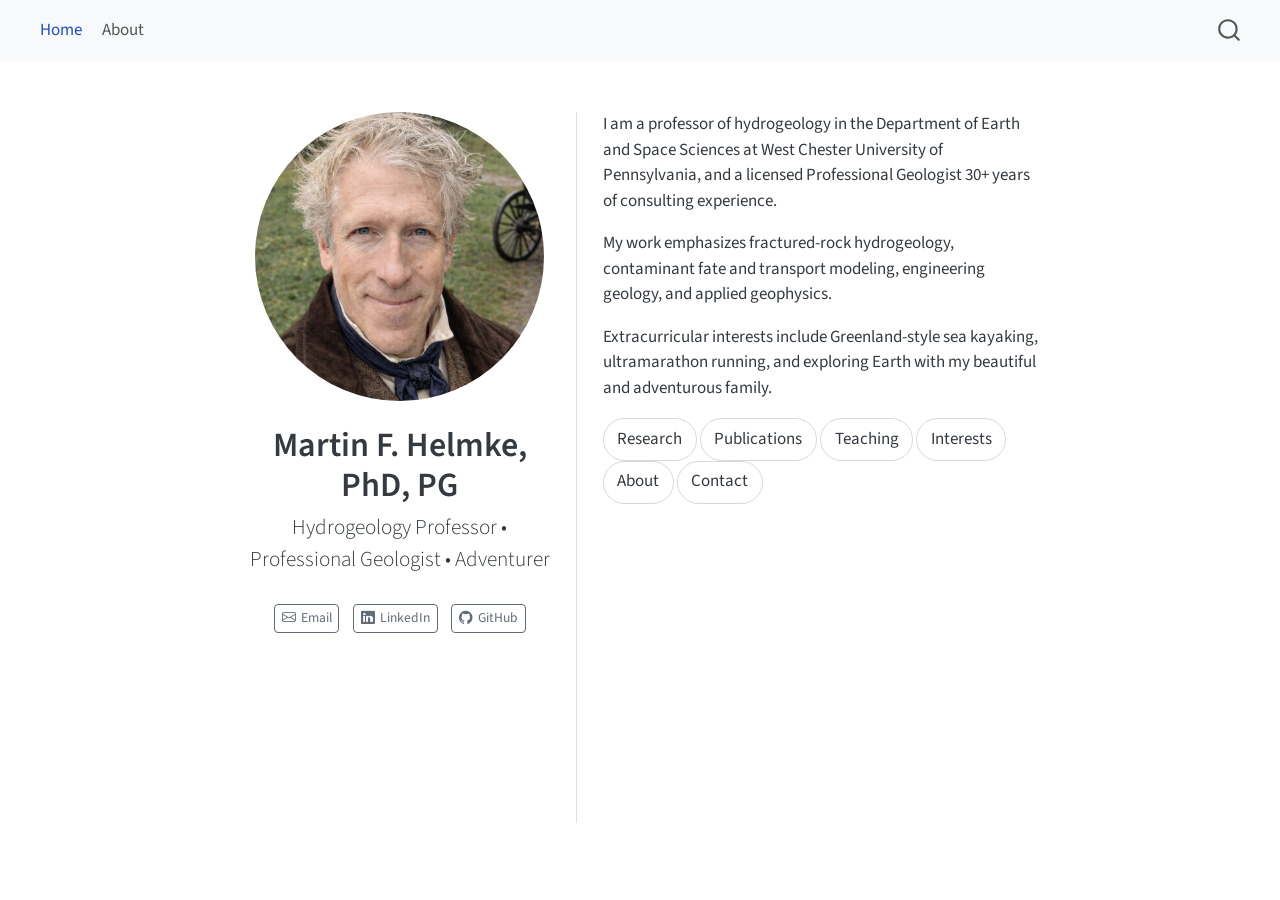
<file: docs/index.html>
<!DOCTYPE html>
<html xmlns="http://www.w3.org/1999/xhtml" lang="en" xml:lang="en"><head>

<meta charset="utf-8">
<meta name="generator" content="quarto-1.8.26">

<meta name="viewport" content="width=device-width, initial-scale=1.0, user-scalable=yes">


<title>Martin F. Helmke, PhD, PG</title>
<style>
code{white-space: pre-wrap;}
span.smallcaps{font-variant: small-caps;}
div.columns{display: flex; gap: min(4vw, 1.5em);}
div.column{flex: auto; overflow-x: auto;}
div.hanging-indent{margin-left: 1.5em; text-indent: -1.5em;}
ul.task-list{list-style: none;}
ul.task-list li input[type="checkbox"] {
  width: 0.8em;
  margin: 0 0.8em 0.2em -1em; /* quarto-specific, see https://github.com/quarto-dev/quarto-cli/issues/4556 */ 
  vertical-align: middle;
}
</style>


<script src="site_libs/quarto-nav/quarto-nav.js"></script>
<script src="site_libs/quarto-nav/headroom.min.js"></script>
<script src="site_libs/clipboard/clipboard.min.js"></script>
<script src="site_libs/quarto-search/autocomplete.umd.js"></script>
<script src="site_libs/quarto-search/fuse.min.js"></script>
<script src="site_libs/quarto-search/quarto-search.js"></script>
<meta name="quarto:offset" content="./">
<script src="site_libs/quarto-html/quarto.js" type="module"></script>
<script src="site_libs/quarto-html/tabsets/tabsets.js" type="module"></script>
<script src="site_libs/quarto-html/axe/axe-check.js" type="module"></script>
<script src="site_libs/quarto-html/popper.min.js"></script>
<script src="site_libs/quarto-html/tippy.umd.min.js"></script>
<link href="site_libs/quarto-html/tippy.css" rel="stylesheet">
<link href="site_libs/quarto-html/quarto-syntax-highlighting-587c61ba64f3a5504c4d52d930310e48.css" rel="stylesheet" id="quarto-text-highlighting-styles">
<script src="site_libs/bootstrap/bootstrap.min.js"></script>
<link href="site_libs/bootstrap/bootstrap-icons.css" rel="stylesheet">
<link href="site_libs/bootstrap/bootstrap-e31584831b205ffbb2d98406f31c2a5b.min.css" rel="stylesheet" append-hash="true" id="quarto-bootstrap" data-mode="light">
<script id="quarto-search-options" type="application/json">{
  "location": "navbar",
  "copy-button": false,
  "collapse-after": 3,
  "panel-placement": "end",
  "type": "overlay",
  "limit": 50,
  "keyboard-shortcut": [
    "f",
    "/",
    "s"
  ],
  "show-item-context": false,
  "language": {
    "search-no-results-text": "No results",
    "search-matching-documents-text": "matching documents",
    "search-copy-link-title": "Copy link to search",
    "search-hide-matches-text": "Hide additional matches",
    "search-more-match-text": "more match in this document",
    "search-more-matches-text": "more matches in this document",
    "search-clear-button-title": "Clear",
    "search-text-placeholder": "",
    "search-detached-cancel-button-title": "Cancel",
    "search-submit-button-title": "Submit",
    "search-label": "Search"
  }
}</script>


<link rel="stylesheet" href="styles.css">
</head>

<body class="nav-fixed fullcontent quarto-light">

<div id="quarto-search-results"></div>
  <header id="quarto-header" class="headroom fixed-top">
    <nav class="navbar navbar-expand-lg " data-bs-theme="dark">
      <div class="navbar-container container-fluid">
            <div id="quarto-search" class="" title="Search"></div>
          <button class="navbar-toggler" type="button" data-bs-toggle="collapse" data-bs-target="#navbarCollapse" aria-controls="navbarCollapse" role="menu" aria-expanded="false" aria-label="Toggle navigation" onclick="if (window.quartoToggleHeadroom) { window.quartoToggleHeadroom(); }">
  <span class="navbar-toggler-icon"></span>
</button>
          <div class="collapse navbar-collapse" id="navbarCollapse">
            <ul class="navbar-nav navbar-nav-scroll me-auto">
  <li class="nav-item">
    <a class="nav-link active" href="./index.html" aria-current="page"> 
<span class="menu-text">Home</span></a>
  </li>  
  <li class="nav-item">
    <a class="nav-link" href="./about.html"> 
<span class="menu-text">About</span></a>
  </li>  
</ul>
          </div> <!-- /navcollapse -->
            <div class="quarto-navbar-tools">
</div>
      </div> <!-- /container-fluid -->
    </nav>
</header>
<!-- content -->
<div id="quarto-content" class="quarto-container page-columns page-rows-contents page-layout-article page-navbar">
<!-- sidebar -->
<!-- margin-sidebar -->
    
<!-- main -->
<div class="quarto-about-trestles">
  <div class="about-entity">
    <img src="mfhelmke.jpg" class="about-image
  round " style="height: 17em; width: 17em;">
<header id="title-block-header" class="quarto-title-block default">
<div class="quarto-title">
<h1 class="title">Martin F. Helmke, PhD, PG</h1>
<p class="subtitle lead">Hydrogeology Professor • Professional Geologist • Adventurer</p>
</div>
<div class="quarto-title-meta">
  </div>
</header>
    <div class="about-links">
  <a href="mailto:mhelmke@wcupa.edu" class="about-link" rel="" target="">
    <i class="bi bi-envelope"></i>
     <span class="about-link-text">Email</span>
  </a>
  <a href="https://www.linkedin.com/in/martinhelmke/" class="about-link" rel="" target="">
    <i class="bi bi-linkedin"></i>
     <span class="about-link-text">LinkedIn</span>
  </a>
  <a href="https://github.com/mfhelmke" class="about-link" rel="" target="">
    <i class="bi bi-github"></i>
     <span class="about-link-text">GitHub</span>
  </a>
</div>
  </div>
  <div class="about-contents"><main class="content" id="quarto-document-content">
<p>I am a professor of hydrogeology in the Department of Earth and Space Sciences at West Chester University of Pennsylvania, and a licensed Professional Geologist 30+ years of consulting experience.</p>
<p>My work emphasizes fractured-rock hydrogeology, contaminant fate and transport modeling, engineering geology, and applied geophysics.</p>
<p>Extracurricular interests include Greenland-style sea kayaking, ultramarathon running, and exploring Earth with my beautiful and adventurous family.</p>
<div class="quicklinks">
<p><a class="btn" href="research.qmd">Research</a> <a class="btn" href="publications.qmd">Publications</a> <a class="btn" href="teaching.qmd">Teaching</a> <a class="btn" href="interests.qmd">Interests</a> <a class="btn" href="./about.html">About</a> <a class="btn" href="contact.qmd">Contact</a></p>
</div>


</main></div>
</div>
 <!-- /main -->
<script id="quarto-html-after-body" type="application/javascript">
  window.document.addEventListener("DOMContentLoaded", function (event) {
    const isCodeAnnotation = (el) => {
      for (const clz of el.classList) {
        if (clz.startsWith('code-annotation-')) {                     
          return true;
        }
      }
      return false;
    }
    const onCopySuccess = function(e) {
      // button target
      const button = e.trigger;
      // don't keep focus
      button.blur();
      // flash "checked"
      button.classList.add('code-copy-button-checked');
      var currentTitle = button.getAttribute("title");
      button.setAttribute("title", "Copied!");
      let tooltip;
      if (window.bootstrap) {
        button.setAttribute("data-bs-toggle", "tooltip");
        button.setAttribute("data-bs-placement", "left");
        button.setAttribute("data-bs-title", "Copied!");
        tooltip = new bootstrap.Tooltip(button, 
          { trigger: "manual", 
            customClass: "code-copy-button-tooltip",
            offset: [0, -8]});
        tooltip.show();    
      }
      setTimeout(function() {
        if (tooltip) {
          tooltip.hide();
          button.removeAttribute("data-bs-title");
          button.removeAttribute("data-bs-toggle");
          button.removeAttribute("data-bs-placement");
        }
        button.setAttribute("title", currentTitle);
        button.classList.remove('code-copy-button-checked');
      }, 1000);
      // clear code selection
      e.clearSelection();
    }
    const getTextToCopy = function(trigger) {
      const outerScaffold = trigger.parentElement.cloneNode(true);
      const codeEl = outerScaffold.querySelector('code');
      for (const childEl of codeEl.children) {
        if (isCodeAnnotation(childEl)) {
          childEl.remove();
        }
      }
      return codeEl.innerText;
    }
    const clipboard = new window.ClipboardJS('.code-copy-button:not([data-in-quarto-modal])', {
      text: getTextToCopy
    });
    clipboard.on('success', onCopySuccess);
    if (window.document.getElementById('quarto-embedded-source-code-modal')) {
      const clipboardModal = new window.ClipboardJS('.code-copy-button[data-in-quarto-modal]', {
        text: getTextToCopy,
        container: window.document.getElementById('quarto-embedded-source-code-modal')
      });
      clipboardModal.on('success', onCopySuccess);
    }
      var localhostRegex = new RegExp(/^(?:http|https):\/\/localhost\:?[0-9]*\//);
      var mailtoRegex = new RegExp(/^mailto:/);
        var filterRegex = new RegExp('/' + window.location.host + '/');
      var isInternal = (href) => {
          return filterRegex.test(href) || localhostRegex.test(href) || mailtoRegex.test(href);
      }
      // Inspect non-navigation links and adorn them if external
     var links = window.document.querySelectorAll('a[href]:not(.nav-link):not(.navbar-brand):not(.toc-action):not(.sidebar-link):not(.sidebar-item-toggle):not(.pagination-link):not(.no-external):not([aria-hidden]):not(.dropdown-item):not(.quarto-navigation-tool):not(.about-link)');
      for (var i=0; i<links.length; i++) {
        const link = links[i];
        if (!isInternal(link.href)) {
          // undo the damage that might have been done by quarto-nav.js in the case of
          // links that we want to consider external
          if (link.dataset.originalHref !== undefined) {
            link.href = link.dataset.originalHref;
          }
        }
      }
    function tippyHover(el, contentFn, onTriggerFn, onUntriggerFn) {
      const config = {
        allowHTML: true,
        maxWidth: 500,
        delay: 100,
        arrow: false,
        appendTo: function(el) {
            return el.parentElement;
        },
        interactive: true,
        interactiveBorder: 10,
        theme: 'quarto',
        placement: 'bottom-start',
      };
      if (contentFn) {
        config.content = contentFn;
      }
      if (onTriggerFn) {
        config.onTrigger = onTriggerFn;
      }
      if (onUntriggerFn) {
        config.onUntrigger = onUntriggerFn;
      }
      window.tippy(el, config); 
    }
    const noterefs = window.document.querySelectorAll('a[role="doc-noteref"]');
    for (var i=0; i<noterefs.length; i++) {
      const ref = noterefs[i];
      tippyHover(ref, function() {
        // use id or data attribute instead here
        let href = ref.getAttribute('data-footnote-href') || ref.getAttribute('href');
        try { href = new URL(href).hash; } catch {}
        const id = href.replace(/^#\/?/, "");
        const note = window.document.getElementById(id);
        if (note) {
          return note.innerHTML;
        } else {
          return "";
        }
      });
    }
    const xrefs = window.document.querySelectorAll('a.quarto-xref');
    const processXRef = (id, note) => {
      // Strip column container classes
      const stripColumnClz = (el) => {
        el.classList.remove("page-full", "page-columns");
        if (el.children) {
          for (const child of el.children) {
            stripColumnClz(child);
          }
        }
      }
      stripColumnClz(note)
      if (id === null || id.startsWith('sec-')) {
        // Special case sections, only their first couple elements
        const container = document.createElement("div");
        if (note.children && note.children.length > 2) {
          container.appendChild(note.children[0].cloneNode(true));
          for (let i = 1; i < note.children.length; i++) {
            const child = note.children[i];
            if (child.tagName === "P" && child.innerText === "") {
              continue;
            } else {
              container.appendChild(child.cloneNode(true));
              break;
            }
          }
          if (window.Quarto?.typesetMath) {
            window.Quarto.typesetMath(container);
          }
          return container.innerHTML
        } else {
          if (window.Quarto?.typesetMath) {
            window.Quarto.typesetMath(note);
          }
          return note.innerHTML;
        }
      } else {
        // Remove any anchor links if they are present
        const anchorLink = note.querySelector('a.anchorjs-link');
        if (anchorLink) {
          anchorLink.remove();
        }
        if (window.Quarto?.typesetMath) {
          window.Quarto.typesetMath(note);
        }
        if (note.classList.contains("callout")) {
          return note.outerHTML;
        } else {
          return note.innerHTML;
        }
      }
    }
    for (var i=0; i<xrefs.length; i++) {
      const xref = xrefs[i];
      tippyHover(xref, undefined, function(instance) {
        instance.disable();
        let url = xref.getAttribute('href');
        let hash = undefined; 
        if (url.startsWith('#')) {
          hash = url;
        } else {
          try { hash = new URL(url).hash; } catch {}
        }
        if (hash) {
          const id = hash.replace(/^#\/?/, "");
          const note = window.document.getElementById(id);
          if (note !== null) {
            try {
              const html = processXRef(id, note.cloneNode(true));
              instance.setContent(html);
            } finally {
              instance.enable();
              instance.show();
            }
          } else {
            // See if we can fetch this
            fetch(url.split('#')[0])
            .then(res => res.text())
            .then(html => {
              const parser = new DOMParser();
              const htmlDoc = parser.parseFromString(html, "text/html");
              const note = htmlDoc.getElementById(id);
              if (note !== null) {
                const html = processXRef(id, note);
                instance.setContent(html);
              } 
            }).finally(() => {
              instance.enable();
              instance.show();
            });
          }
        } else {
          // See if we can fetch a full url (with no hash to target)
          // This is a special case and we should probably do some content thinning / targeting
          fetch(url)
          .then(res => res.text())
          .then(html => {
            const parser = new DOMParser();
            const htmlDoc = parser.parseFromString(html, "text/html");
            const note = htmlDoc.querySelector('main.content');
            if (note !== null) {
              // This should only happen for chapter cross references
              // (since there is no id in the URL)
              // remove the first header
              if (note.children.length > 0 && note.children[0].tagName === "HEADER") {
                note.children[0].remove();
              }
              const html = processXRef(null, note);
              instance.setContent(html);
            } 
          }).finally(() => {
            instance.enable();
            instance.show();
          });
        }
      }, function(instance) {
      });
    }
        let selectedAnnoteEl;
        const selectorForAnnotation = ( cell, annotation) => {
          let cellAttr = 'data-code-cell="' + cell + '"';
          let lineAttr = 'data-code-annotation="' +  annotation + '"';
          const selector = 'span[' + cellAttr + '][' + lineAttr + ']';
          return selector;
        }
        const selectCodeLines = (annoteEl) => {
          const doc = window.document;
          const targetCell = annoteEl.getAttribute("data-target-cell");
          const targetAnnotation = annoteEl.getAttribute("data-target-annotation");
          const annoteSpan = window.document.querySelector(selectorForAnnotation(targetCell, targetAnnotation));
          const lines = annoteSpan.getAttribute("data-code-lines").split(",");
          const lineIds = lines.map((line) => {
            return targetCell + "-" + line;
          })
          let top = null;
          let height = null;
          let parent = null;
          if (lineIds.length > 0) {
              //compute the position of the single el (top and bottom and make a div)
              const el = window.document.getElementById(lineIds[0]);
              top = el.offsetTop;
              height = el.offsetHeight;
              parent = el.parentElement.parentElement;
            if (lineIds.length > 1) {
              const lastEl = window.document.getElementById(lineIds[lineIds.length - 1]);
              const bottom = lastEl.offsetTop + lastEl.offsetHeight;
              height = bottom - top;
            }
            if (top !== null && height !== null && parent !== null) {
              // cook up a div (if necessary) and position it 
              let div = window.document.getElementById("code-annotation-line-highlight");
              if (div === null) {
                div = window.document.createElement("div");
                div.setAttribute("id", "code-annotation-line-highlight");
                div.style.position = 'absolute';
                parent.appendChild(div);
              }
              div.style.top = top - 2 + "px";
              div.style.height = height + 4 + "px";
              div.style.left = 0;
              let gutterDiv = window.document.getElementById("code-annotation-line-highlight-gutter");
              if (gutterDiv === null) {
                gutterDiv = window.document.createElement("div");
                gutterDiv.setAttribute("id", "code-annotation-line-highlight-gutter");
                gutterDiv.style.position = 'absolute';
                const codeCell = window.document.getElementById(targetCell);
                const gutter = codeCell.querySelector('.code-annotation-gutter');
                gutter.appendChild(gutterDiv);
              }
              gutterDiv.style.top = top - 2 + "px";
              gutterDiv.style.height = height + 4 + "px";
            }
            selectedAnnoteEl = annoteEl;
          }
        };
        const unselectCodeLines = () => {
          const elementsIds = ["code-annotation-line-highlight", "code-annotation-line-highlight-gutter"];
          elementsIds.forEach((elId) => {
            const div = window.document.getElementById(elId);
            if (div) {
              div.remove();
            }
          });
          selectedAnnoteEl = undefined;
        };
          // Handle positioning of the toggle
      window.addEventListener(
        "resize",
        throttle(() => {
          elRect = undefined;
          if (selectedAnnoteEl) {
            selectCodeLines(selectedAnnoteEl);
          }
        }, 10)
      );
      function throttle(fn, ms) {
      let throttle = false;
      let timer;
        return (...args) => {
          if(!throttle) { // first call gets through
              fn.apply(this, args);
              throttle = true;
          } else { // all the others get throttled
              if(timer) clearTimeout(timer); // cancel #2
              timer = setTimeout(() => {
                fn.apply(this, args);
                timer = throttle = false;
              }, ms);
          }
        };
      }
        // Attach click handler to the DT
        const annoteDls = window.document.querySelectorAll('dt[data-target-cell]');
        for (const annoteDlNode of annoteDls) {
          annoteDlNode.addEventListener('click', (event) => {
            const clickedEl = event.target;
            if (clickedEl !== selectedAnnoteEl) {
              unselectCodeLines();
              const activeEl = window.document.querySelector('dt[data-target-cell].code-annotation-active');
              if (activeEl) {
                activeEl.classList.remove('code-annotation-active');
              }
              selectCodeLines(clickedEl);
              clickedEl.classList.add('code-annotation-active');
            } else {
              // Unselect the line
              unselectCodeLines();
              clickedEl.classList.remove('code-annotation-active');
            }
          });
        }
    const findCites = (el) => {
      const parentEl = el.parentElement;
      if (parentEl) {
        const cites = parentEl.dataset.cites;
        if (cites) {
          return {
            el,
            cites: cites.split(' ')
          };
        } else {
          return findCites(el.parentElement)
        }
      } else {
        return undefined;
      }
    };
    var bibliorefs = window.document.querySelectorAll('a[role="doc-biblioref"]');
    for (var i=0; i<bibliorefs.length; i++) {
      const ref = bibliorefs[i];
      const citeInfo = findCites(ref);
      if (citeInfo) {
        tippyHover(citeInfo.el, function() {
          var popup = window.document.createElement('div');
          citeInfo.cites.forEach(function(cite) {
            var citeDiv = window.document.createElement('div');
            citeDiv.classList.add('hanging-indent');
            citeDiv.classList.add('csl-entry');
            var biblioDiv = window.document.getElementById('ref-' + cite);
            if (biblioDiv) {
              citeDiv.innerHTML = biblioDiv.innerHTML;
            }
            popup.appendChild(citeDiv);
          });
          return popup.innerHTML;
        });
      }
    }
  });
  </script>
</div> <!-- /content -->




</body></html>
</file>
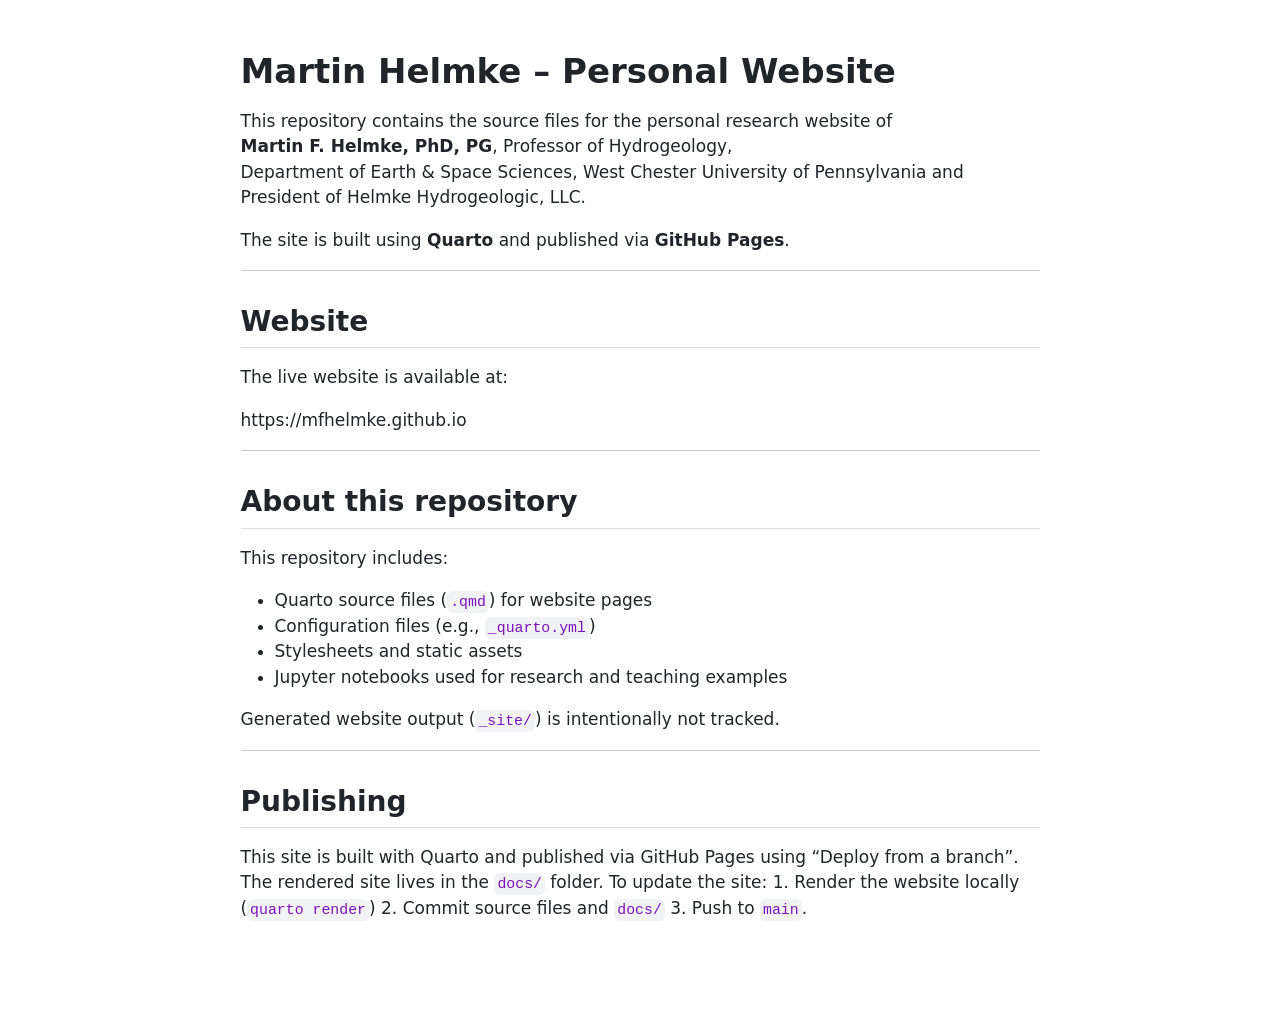
<file: README.html>
<!DOCTYPE html>
<html xmlns="http://www.w3.org/1999/xhtml" lang="en" xml:lang="en"><head>

<meta charset="utf-8">
<meta name="generator" content="quarto-1.8.26">

<meta name="viewport" content="width=device-width, initial-scale=1.0, user-scalable=yes">


<title>readme</title>
<style>
code{white-space: pre-wrap;}
span.smallcaps{font-variant: small-caps;}
div.columns{display: flex; gap: min(4vw, 1.5em);}
div.column{flex: auto; overflow-x: auto;}
div.hanging-indent{margin-left: 1.5em; text-indent: -1.5em;}
ul.task-list{list-style: none;}
ul.task-list li input[type="checkbox"] {
  width: 0.8em;
  margin: 0 0.8em 0.2em -1em; /* quarto-specific, see https://github.com/quarto-dev/quarto-cli/issues/4556 */ 
  vertical-align: middle;
}
</style>


<script src="README_files/libs/clipboard/clipboard.min.js"></script>
<script src="README_files/libs/quarto-html/quarto.js" type="module"></script>
<script src="README_files/libs/quarto-html/tabsets/tabsets.js" type="module"></script>
<script src="README_files/libs/quarto-html/axe/axe-check.js" type="module"></script>
<script src="README_files/libs/quarto-html/popper.min.js"></script>
<script src="README_files/libs/quarto-html/tippy.umd.min.js"></script>
<script src="README_files/libs/quarto-html/anchor.min.js"></script>
<link href="README_files/libs/quarto-html/tippy.css" rel="stylesheet">
<link href="README_files/libs/quarto-html/quarto-syntax-highlighting-587c61ba64f3a5504c4d52d930310e48.css" rel="stylesheet" id="quarto-text-highlighting-styles">
<script src="README_files/libs/bootstrap/bootstrap.min.js"></script>
<link href="README_files/libs/bootstrap/bootstrap-icons.css" rel="stylesheet">
<link href="README_files/libs/bootstrap/bootstrap-9e3ffae467580fdb927a41352e75a2e0.min.css" rel="stylesheet" append-hash="true" id="quarto-bootstrap" data-mode="light">


</head>

<body class="fullcontent quarto-light">

<div id="quarto-content" class="page-columns page-rows-contents page-layout-article">

<main class="content" id="quarto-document-content">




<section id="martin-helmke-personal-website" class="level1">
<h1>Martin Helmke – Personal Website</h1>
<p>This repository contains the source files for the personal research website of<br>
<strong>Martin F. Helmke, PhD, PG</strong>, Professor of Hydrogeology,<br>
Department of Earth &amp; Space Sciences, West Chester University of Pennsylvania and President of Helmke Hydrogeologic, LLC.</p>
<p>The site is built using <strong>Quarto</strong> and published via <strong>GitHub Pages</strong>.</p>
<hr>
<section id="website" class="level2">
<h2 class="anchored" data-anchor-id="website">Website</h2>
<p>The live website is available at:</p>
<p>https://mfhelmke.github.io</p>
<hr>
</section>
<section id="about-this-repository" class="level2">
<h2 class="anchored" data-anchor-id="about-this-repository">About this repository</h2>
<p>This repository includes:</p>
<ul>
<li>Quarto source files (<code>.qmd</code>) for website pages<br>
</li>
<li>Configuration files (e.g., <code>_quarto.yml</code>)<br>
</li>
<li>Stylesheets and static assets<br>
</li>
<li>Jupyter notebooks used for research and teaching examples</li>
</ul>
<p>Generated website output (<code>_site/</code>) is intentionally not tracked.</p>
<hr>
</section>
<section id="publishing" class="level2">
<h2 class="anchored" data-anchor-id="publishing">Publishing</h2>
<p>This site is built with Quarto and published via GitHub Pages using “Deploy from a branch”. The rendered site lives in the <code>docs/</code> folder. To update the site: 1. Render the website locally (<code>quarto render</code>) 2. Commit source files and <code>docs/</code> 3. Push to <code>main</code>.</p>
</section>
</section>

</main>
<!-- /main column -->
<script id="quarto-html-after-body" type="application/javascript">
  window.document.addEventListener("DOMContentLoaded", function (event) {
    const icon = "";
    const anchorJS = new window.AnchorJS();
    anchorJS.options = {
      placement: 'right',
      icon: icon
    };
    anchorJS.add('.anchored');
    const isCodeAnnotation = (el) => {
      for (const clz of el.classList) {
        if (clz.startsWith('code-annotation-')) {                     
          return true;
        }
      }
      return false;
    }
    const onCopySuccess = function(e) {
      // button target
      const button = e.trigger;
      // don't keep focus
      button.blur();
      // flash "checked"
      button.classList.add('code-copy-button-checked');
      var currentTitle = button.getAttribute("title");
      button.setAttribute("title", "Copied!");
      let tooltip;
      if (window.bootstrap) {
        button.setAttribute("data-bs-toggle", "tooltip");
        button.setAttribute("data-bs-placement", "left");
        button.setAttribute("data-bs-title", "Copied!");
        tooltip = new bootstrap.Tooltip(button, 
          { trigger: "manual", 
            customClass: "code-copy-button-tooltip",
            offset: [0, -8]});
        tooltip.show();    
      }
      setTimeout(function() {
        if (tooltip) {
          tooltip.hide();
          button.removeAttribute("data-bs-title");
          button.removeAttribute("data-bs-toggle");
          button.removeAttribute("data-bs-placement");
        }
        button.setAttribute("title", currentTitle);
        button.classList.remove('code-copy-button-checked');
      }, 1000);
      // clear code selection
      e.clearSelection();
    }
    const getTextToCopy = function(trigger) {
      const outerScaffold = trigger.parentElement.cloneNode(true);
      const codeEl = outerScaffold.querySelector('code');
      for (const childEl of codeEl.children) {
        if (isCodeAnnotation(childEl)) {
          childEl.remove();
        }
      }
      return codeEl.innerText;
    }
    const clipboard = new window.ClipboardJS('.code-copy-button:not([data-in-quarto-modal])', {
      text: getTextToCopy
    });
    clipboard.on('success', onCopySuccess);
    if (window.document.getElementById('quarto-embedded-source-code-modal')) {
      const clipboardModal = new window.ClipboardJS('.code-copy-button[data-in-quarto-modal]', {
        text: getTextToCopy,
        container: window.document.getElementById('quarto-embedded-source-code-modal')
      });
      clipboardModal.on('success', onCopySuccess);
    }
      var localhostRegex = new RegExp(/^(?:http|https):\/\/localhost\:?[0-9]*\//);
      var mailtoRegex = new RegExp(/^mailto:/);
        var filterRegex = new RegExp('/' + window.location.host + '/');
      var isInternal = (href) => {
          return filterRegex.test(href) || localhostRegex.test(href) || mailtoRegex.test(href);
      }
      // Inspect non-navigation links and adorn them if external
     var links = window.document.querySelectorAll('a[href]:not(.nav-link):not(.navbar-brand):not(.toc-action):not(.sidebar-link):not(.sidebar-item-toggle):not(.pagination-link):not(.no-external):not([aria-hidden]):not(.dropdown-item):not(.quarto-navigation-tool):not(.about-link)');
      for (var i=0; i<links.length; i++) {
        const link = links[i];
        if (!isInternal(link.href)) {
          // undo the damage that might have been done by quarto-nav.js in the case of
          // links that we want to consider external
          if (link.dataset.originalHref !== undefined) {
            link.href = link.dataset.originalHref;
          }
        }
      }
    function tippyHover(el, contentFn, onTriggerFn, onUntriggerFn) {
      const config = {
        allowHTML: true,
        maxWidth: 500,
        delay: 100,
        arrow: false,
        appendTo: function(el) {
            return el.parentElement;
        },
        interactive: true,
        interactiveBorder: 10,
        theme: 'quarto',
        placement: 'bottom-start',
      };
      if (contentFn) {
        config.content = contentFn;
      }
      if (onTriggerFn) {
        config.onTrigger = onTriggerFn;
      }
      if (onUntriggerFn) {
        config.onUntrigger = onUntriggerFn;
      }
      window.tippy(el, config); 
    }
    const noterefs = window.document.querySelectorAll('a[role="doc-noteref"]');
    for (var i=0; i<noterefs.length; i++) {
      const ref = noterefs[i];
      tippyHover(ref, function() {
        // use id or data attribute instead here
        let href = ref.getAttribute('data-footnote-href') || ref.getAttribute('href');
        try { href = new URL(href).hash; } catch {}
        const id = href.replace(/^#\/?/, "");
        const note = window.document.getElementById(id);
        if (note) {
          return note.innerHTML;
        } else {
          return "";
        }
      });
    }
    const xrefs = window.document.querySelectorAll('a.quarto-xref');
    const processXRef = (id, note) => {
      // Strip column container classes
      const stripColumnClz = (el) => {
        el.classList.remove("page-full", "page-columns");
        if (el.children) {
          for (const child of el.children) {
            stripColumnClz(child);
          }
        }
      }
      stripColumnClz(note)
      if (id === null || id.startsWith('sec-')) {
        // Special case sections, only their first couple elements
        const container = document.createElement("div");
        if (note.children && note.children.length > 2) {
          container.appendChild(note.children[0].cloneNode(true));
          for (let i = 1; i < note.children.length; i++) {
            const child = note.children[i];
            if (child.tagName === "P" && child.innerText === "") {
              continue;
            } else {
              container.appendChild(child.cloneNode(true));
              break;
            }
          }
          if (window.Quarto?.typesetMath) {
            window.Quarto.typesetMath(container);
          }
          return container.innerHTML
        } else {
          if (window.Quarto?.typesetMath) {
            window.Quarto.typesetMath(note);
          }
          return note.innerHTML;
        }
      } else {
        // Remove any anchor links if they are present
        const anchorLink = note.querySelector('a.anchorjs-link');
        if (anchorLink) {
          anchorLink.remove();
        }
        if (window.Quarto?.typesetMath) {
          window.Quarto.typesetMath(note);
        }
        if (note.classList.contains("callout")) {
          return note.outerHTML;
        } else {
          return note.innerHTML;
        }
      }
    }
    for (var i=0; i<xrefs.length; i++) {
      const xref = xrefs[i];
      tippyHover(xref, undefined, function(instance) {
        instance.disable();
        let url = xref.getAttribute('href');
        let hash = undefined; 
        if (url.startsWith('#')) {
          hash = url;
        } else {
          try { hash = new URL(url).hash; } catch {}
        }
        if (hash) {
          const id = hash.replace(/^#\/?/, "");
          const note = window.document.getElementById(id);
          if (note !== null) {
            try {
              const html = processXRef(id, note.cloneNode(true));
              instance.setContent(html);
            } finally {
              instance.enable();
              instance.show();
            }
          } else {
            // See if we can fetch this
            fetch(url.split('#')[0])
            .then(res => res.text())
            .then(html => {
              const parser = new DOMParser();
              const htmlDoc = parser.parseFromString(html, "text/html");
              const note = htmlDoc.getElementById(id);
              if (note !== null) {
                const html = processXRef(id, note);
                instance.setContent(html);
              } 
            }).finally(() => {
              instance.enable();
              instance.show();
            });
          }
        } else {
          // See if we can fetch a full url (with no hash to target)
          // This is a special case and we should probably do some content thinning / targeting
          fetch(url)
          .then(res => res.text())
          .then(html => {
            const parser = new DOMParser();
            const htmlDoc = parser.parseFromString(html, "text/html");
            const note = htmlDoc.querySelector('main.content');
            if (note !== null) {
              // This should only happen for chapter cross references
              // (since there is no id in the URL)
              // remove the first header
              if (note.children.length > 0 && note.children[0].tagName === "HEADER") {
                note.children[0].remove();
              }
              const html = processXRef(null, note);
              instance.setContent(html);
            } 
          }).finally(() => {
            instance.enable();
            instance.show();
          });
        }
      }, function(instance) {
      });
    }
        let selectedAnnoteEl;
        const selectorForAnnotation = ( cell, annotation) => {
          let cellAttr = 'data-code-cell="' + cell + '"';
          let lineAttr = 'data-code-annotation="' +  annotation + '"';
          const selector = 'span[' + cellAttr + '][' + lineAttr + ']';
          return selector;
        }
        const selectCodeLines = (annoteEl) => {
          const doc = window.document;
          const targetCell = annoteEl.getAttribute("data-target-cell");
          const targetAnnotation = annoteEl.getAttribute("data-target-annotation");
          const annoteSpan = window.document.querySelector(selectorForAnnotation(targetCell, targetAnnotation));
          const lines = annoteSpan.getAttribute("data-code-lines").split(",");
          const lineIds = lines.map((line) => {
            return targetCell + "-" + line;
          })
          let top = null;
          let height = null;
          let parent = null;
          if (lineIds.length > 0) {
              //compute the position of the single el (top and bottom and make a div)
              const el = window.document.getElementById(lineIds[0]);
              top = el.offsetTop;
              height = el.offsetHeight;
              parent = el.parentElement.parentElement;
            if (lineIds.length > 1) {
              const lastEl = window.document.getElementById(lineIds[lineIds.length - 1]);
              const bottom = lastEl.offsetTop + lastEl.offsetHeight;
              height = bottom - top;
            }
            if (top !== null && height !== null && parent !== null) {
              // cook up a div (if necessary) and position it 
              let div = window.document.getElementById("code-annotation-line-highlight");
              if (div === null) {
                div = window.document.createElement("div");
                div.setAttribute("id", "code-annotation-line-highlight");
                div.style.position = 'absolute';
                parent.appendChild(div);
              }
              div.style.top = top - 2 + "px";
              div.style.height = height + 4 + "px";
              div.style.left = 0;
              let gutterDiv = window.document.getElementById("code-annotation-line-highlight-gutter");
              if (gutterDiv === null) {
                gutterDiv = window.document.createElement("div");
                gutterDiv.setAttribute("id", "code-annotation-line-highlight-gutter");
                gutterDiv.style.position = 'absolute';
                const codeCell = window.document.getElementById(targetCell);
                const gutter = codeCell.querySelector('.code-annotation-gutter');
                gutter.appendChild(gutterDiv);
              }
              gutterDiv.style.top = top - 2 + "px";
              gutterDiv.style.height = height + 4 + "px";
            }
            selectedAnnoteEl = annoteEl;
          }
        };
        const unselectCodeLines = () => {
          const elementsIds = ["code-annotation-line-highlight", "code-annotation-line-highlight-gutter"];
          elementsIds.forEach((elId) => {
            const div = window.document.getElementById(elId);
            if (div) {
              div.remove();
            }
          });
          selectedAnnoteEl = undefined;
        };
          // Handle positioning of the toggle
      window.addEventListener(
        "resize",
        throttle(() => {
          elRect = undefined;
          if (selectedAnnoteEl) {
            selectCodeLines(selectedAnnoteEl);
          }
        }, 10)
      );
      function throttle(fn, ms) {
      let throttle = false;
      let timer;
        return (...args) => {
          if(!throttle) { // first call gets through
              fn.apply(this, args);
              throttle = true;
          } else { // all the others get throttled
              if(timer) clearTimeout(timer); // cancel #2
              timer = setTimeout(() => {
                fn.apply(this, args);
                timer = throttle = false;
              }, ms);
          }
        };
      }
        // Attach click handler to the DT
        const annoteDls = window.document.querySelectorAll('dt[data-target-cell]');
        for (const annoteDlNode of annoteDls) {
          annoteDlNode.addEventListener('click', (event) => {
            const clickedEl = event.target;
            if (clickedEl !== selectedAnnoteEl) {
              unselectCodeLines();
              const activeEl = window.document.querySelector('dt[data-target-cell].code-annotation-active');
              if (activeEl) {
                activeEl.classList.remove('code-annotation-active');
              }
              selectCodeLines(clickedEl);
              clickedEl.classList.add('code-annotation-active');
            } else {
              // Unselect the line
              unselectCodeLines();
              clickedEl.classList.remove('code-annotation-active');
            }
          });
        }
    const findCites = (el) => {
      const parentEl = el.parentElement;
      if (parentEl) {
        const cites = parentEl.dataset.cites;
        if (cites) {
          return {
            el,
            cites: cites.split(' ')
          };
        } else {
          return findCites(el.parentElement)
        }
      } else {
        return undefined;
      }
    };
    var bibliorefs = window.document.querySelectorAll('a[role="doc-biblioref"]');
    for (var i=0; i<bibliorefs.length; i++) {
      const ref = bibliorefs[i];
      const citeInfo = findCites(ref);
      if (citeInfo) {
        tippyHover(citeInfo.el, function() {
          var popup = window.document.createElement('div');
          citeInfo.cites.forEach(function(cite) {
            var citeDiv = window.document.createElement('div');
            citeDiv.classList.add('hanging-indent');
            citeDiv.classList.add('csl-entry');
            var biblioDiv = window.document.getElementById('ref-' + cite);
            if (biblioDiv) {
              citeDiv.innerHTML = biblioDiv.innerHTML;
            }
            popup.appendChild(citeDiv);
          });
          return popup.innerHTML;
        });
      }
    }
  });
  </script>
</div> <!-- /content -->




</body></html>
</file>
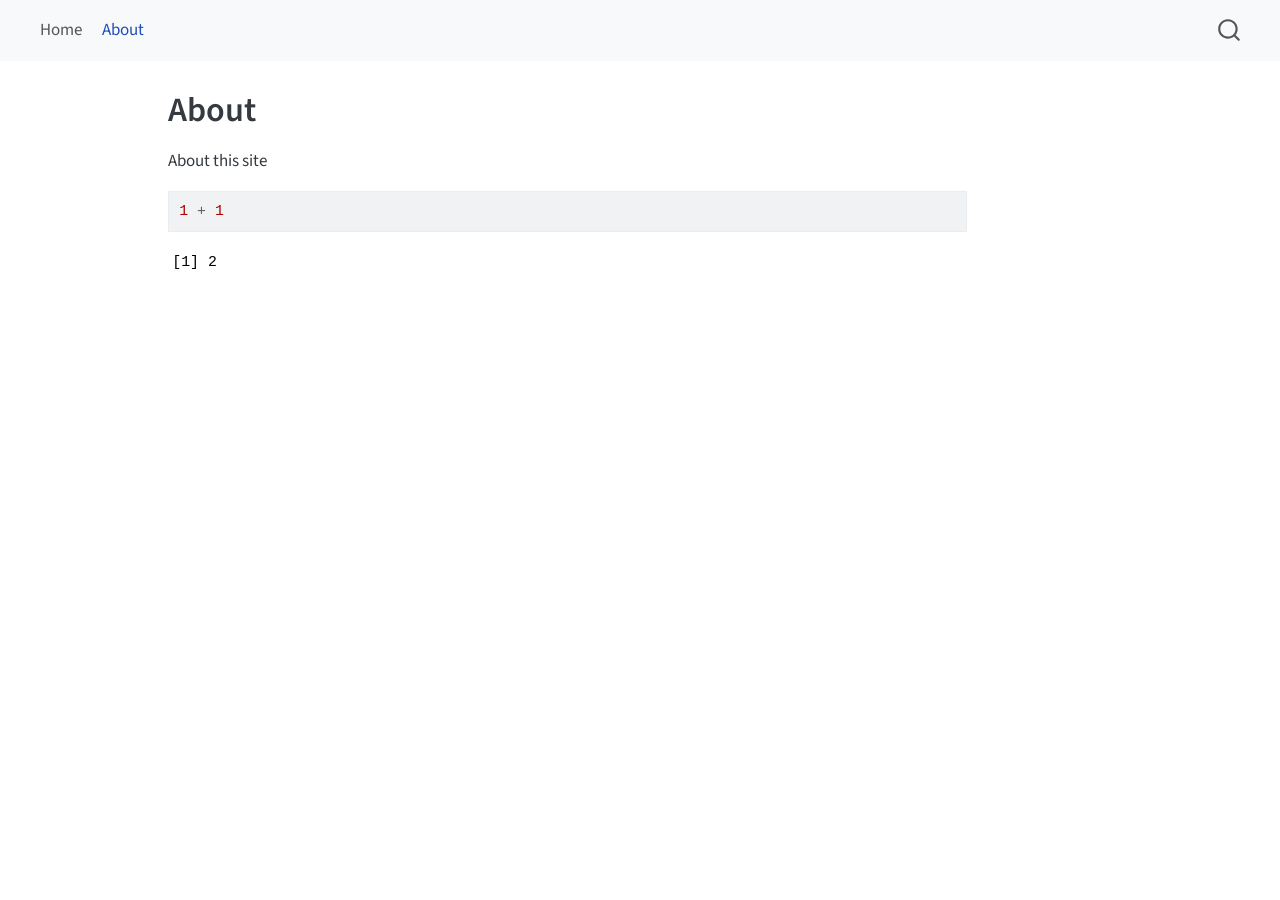
<file: docs/about.html>
<!DOCTYPE html>
<html xmlns="http://www.w3.org/1999/xhtml" lang="en" xml:lang="en"><head>

<meta charset="utf-8">
<meta name="generator" content="quarto-1.8.26">

<meta name="viewport" content="width=device-width, initial-scale=1.0, user-scalable=yes">


<title>About</title>
<style>
code{white-space: pre-wrap;}
span.smallcaps{font-variant: small-caps;}
div.columns{display: flex; gap: min(4vw, 1.5em);}
div.column{flex: auto; overflow-x: auto;}
div.hanging-indent{margin-left: 1.5em; text-indent: -1.5em;}
ul.task-list{list-style: none;}
ul.task-list li input[type="checkbox"] {
  width: 0.8em;
  margin: 0 0.8em 0.2em -1em; /* quarto-specific, see https://github.com/quarto-dev/quarto-cli/issues/4556 */ 
  vertical-align: middle;
}
/* CSS for syntax highlighting */
html { -webkit-text-size-adjust: 100%; }
pre > code.sourceCode { white-space: pre; position: relative; }
pre > code.sourceCode > span { display: inline-block; line-height: 1.25; }
pre > code.sourceCode > span:empty { height: 1.2em; }
.sourceCode { overflow: visible; }
code.sourceCode > span { color: inherit; text-decoration: inherit; }
div.sourceCode { margin: 1em 0; }
pre.sourceCode { margin: 0; }
@media screen {
div.sourceCode { overflow: auto; }
}
@media print {
pre > code.sourceCode { white-space: pre-wrap; }
pre > code.sourceCode > span { text-indent: -5em; padding-left: 5em; }
}
pre.numberSource code
  { counter-reset: source-line 0; }
pre.numberSource code > span
  { position: relative; left: -4em; counter-increment: source-line; }
pre.numberSource code > span > a:first-child::before
  { content: counter(source-line);
    position: relative; left: -1em; text-align: right; vertical-align: baseline;
    border: none; display: inline-block;
    -webkit-touch-callout: none; -webkit-user-select: none;
    -khtml-user-select: none; -moz-user-select: none;
    -ms-user-select: none; user-select: none;
    padding: 0 4px; width: 4em;
  }
pre.numberSource { margin-left: 3em;  padding-left: 4px; }
div.sourceCode
  {   }
@media screen {
pre > code.sourceCode > span > a:first-child::before { text-decoration: underline; }
}
</style>


<script src="site_libs/quarto-nav/quarto-nav.js"></script>
<script src="site_libs/quarto-nav/headroom.min.js"></script>
<script src="site_libs/clipboard/clipboard.min.js"></script>
<script src="site_libs/quarto-search/autocomplete.umd.js"></script>
<script src="site_libs/quarto-search/fuse.min.js"></script>
<script src="site_libs/quarto-search/quarto-search.js"></script>
<meta name="quarto:offset" content="./">
<script src="site_libs/quarto-html/quarto.js" type="module"></script>
<script src="site_libs/quarto-html/tabsets/tabsets.js" type="module"></script>
<script src="site_libs/quarto-html/axe/axe-check.js" type="module"></script>
<script src="site_libs/quarto-html/popper.min.js"></script>
<script src="site_libs/quarto-html/tippy.umd.min.js"></script>
<script src="site_libs/quarto-html/anchor.min.js"></script>
<link href="site_libs/quarto-html/tippy.css" rel="stylesheet">
<link href="site_libs/quarto-html/quarto-syntax-highlighting-587c61ba64f3a5504c4d52d930310e48.css" rel="stylesheet" id="quarto-text-highlighting-styles">
<script src="site_libs/bootstrap/bootstrap.min.js"></script>
<link href="site_libs/bootstrap/bootstrap-icons.css" rel="stylesheet">
<link href="site_libs/bootstrap/bootstrap-e31584831b205ffbb2d98406f31c2a5b.min.css" rel="stylesheet" append-hash="true" id="quarto-bootstrap" data-mode="light">
<script id="quarto-search-options" type="application/json">{
  "location": "navbar",
  "copy-button": false,
  "collapse-after": 3,
  "panel-placement": "end",
  "type": "overlay",
  "limit": 50,
  "keyboard-shortcut": [
    "f",
    "/",
    "s"
  ],
  "show-item-context": false,
  "language": {
    "search-no-results-text": "No results",
    "search-matching-documents-text": "matching documents",
    "search-copy-link-title": "Copy link to search",
    "search-hide-matches-text": "Hide additional matches",
    "search-more-match-text": "more match in this document",
    "search-more-matches-text": "more matches in this document",
    "search-clear-button-title": "Clear",
    "search-text-placeholder": "",
    "search-detached-cancel-button-title": "Cancel",
    "search-submit-button-title": "Submit",
    "search-label": "Search"
  }
}</script>


<link rel="stylesheet" href="styles.css">
</head>

<body class="nav-fixed quarto-light">

<div id="quarto-search-results"></div>
  <header id="quarto-header" class="headroom fixed-top">
    <nav class="navbar navbar-expand-lg " data-bs-theme="dark">
      <div class="navbar-container container-fluid">
            <div id="quarto-search" class="" title="Search"></div>
          <button class="navbar-toggler" type="button" data-bs-toggle="collapse" data-bs-target="#navbarCollapse" aria-controls="navbarCollapse" role="menu" aria-expanded="false" aria-label="Toggle navigation" onclick="if (window.quartoToggleHeadroom) { window.quartoToggleHeadroom(); }">
  <span class="navbar-toggler-icon"></span>
</button>
          <div class="collapse navbar-collapse" id="navbarCollapse">
            <ul class="navbar-nav navbar-nav-scroll me-auto">
  <li class="nav-item">
    <a class="nav-link" href="./index.html"> 
<span class="menu-text">Home</span></a>
  </li>  
  <li class="nav-item">
    <a class="nav-link active" href="./about.html" aria-current="page"> 
<span class="menu-text">About</span></a>
  </li>  
</ul>
          </div> <!-- /navcollapse -->
            <div class="quarto-navbar-tools">
</div>
      </div> <!-- /container-fluid -->
    </nav>
</header>
<!-- content -->
<div id="quarto-content" class="quarto-container page-columns page-rows-contents page-layout-article page-navbar">
<!-- sidebar -->
<!-- margin-sidebar -->
    <div id="quarto-margin-sidebar" class="sidebar margin-sidebar zindex-bottom">
        
    </div>
<!-- main -->
<main class="content" id="quarto-document-content">

<header id="title-block-header" class="quarto-title-block default">
<div class="quarto-title">
<h1 class="title">About</h1>
</div>



<div class="quarto-title-meta">

    
  
    
  </div>
  


</header>


<p>About this site</p>
<div class="cell">
<div class="code-copy-outer-scaffold"><div class="sourceCode cell-code" id="cb1"><pre class="sourceCode r code-with-copy"><code class="sourceCode r"><span id="cb1-1"><a href="#cb1-1" aria-hidden="true" tabindex="-1"></a><span class="dv">1</span> <span class="sc">+</span> <span class="dv">1</span></span></code></pre></div><button title="Copy to Clipboard" class="code-copy-button"><i class="bi"></i></button></div>
<div class="cell-output cell-output-stdout">
<pre><code>[1] 2</code></pre>
</div>
</div>



</main> <!-- /main -->
<script id="quarto-html-after-body" type="application/javascript">
  window.document.addEventListener("DOMContentLoaded", function (event) {
    const icon = "";
    const anchorJS = new window.AnchorJS();
    anchorJS.options = {
      placement: 'right',
      icon: icon
    };
    anchorJS.add('.anchored');
    const isCodeAnnotation = (el) => {
      for (const clz of el.classList) {
        if (clz.startsWith('code-annotation-')) {                     
          return true;
        }
      }
      return false;
    }
    const onCopySuccess = function(e) {
      // button target
      const button = e.trigger;
      // don't keep focus
      button.blur();
      // flash "checked"
      button.classList.add('code-copy-button-checked');
      var currentTitle = button.getAttribute("title");
      button.setAttribute("title", "Copied!");
      let tooltip;
      if (window.bootstrap) {
        button.setAttribute("data-bs-toggle", "tooltip");
        button.setAttribute("data-bs-placement", "left");
        button.setAttribute("data-bs-title", "Copied!");
        tooltip = new bootstrap.Tooltip(button, 
          { trigger: "manual", 
            customClass: "code-copy-button-tooltip",
            offset: [0, -8]});
        tooltip.show();    
      }
      setTimeout(function() {
        if (tooltip) {
          tooltip.hide();
          button.removeAttribute("data-bs-title");
          button.removeAttribute("data-bs-toggle");
          button.removeAttribute("data-bs-placement");
        }
        button.setAttribute("title", currentTitle);
        button.classList.remove('code-copy-button-checked');
      }, 1000);
      // clear code selection
      e.clearSelection();
    }
    const getTextToCopy = function(trigger) {
      const outerScaffold = trigger.parentElement.cloneNode(true);
      const codeEl = outerScaffold.querySelector('code');
      for (const childEl of codeEl.children) {
        if (isCodeAnnotation(childEl)) {
          childEl.remove();
        }
      }
      return codeEl.innerText;
    }
    const clipboard = new window.ClipboardJS('.code-copy-button:not([data-in-quarto-modal])', {
      text: getTextToCopy
    });
    clipboard.on('success', onCopySuccess);
    if (window.document.getElementById('quarto-embedded-source-code-modal')) {
      const clipboardModal = new window.ClipboardJS('.code-copy-button[data-in-quarto-modal]', {
        text: getTextToCopy,
        container: window.document.getElementById('quarto-embedded-source-code-modal')
      });
      clipboardModal.on('success', onCopySuccess);
    }
      var localhostRegex = new RegExp(/^(?:http|https):\/\/localhost\:?[0-9]*\//);
      var mailtoRegex = new RegExp(/^mailto:/);
        var filterRegex = new RegExp('/' + window.location.host + '/');
      var isInternal = (href) => {
          return filterRegex.test(href) || localhostRegex.test(href) || mailtoRegex.test(href);
      }
      // Inspect non-navigation links and adorn them if external
     var links = window.document.querySelectorAll('a[href]:not(.nav-link):not(.navbar-brand):not(.toc-action):not(.sidebar-link):not(.sidebar-item-toggle):not(.pagination-link):not(.no-external):not([aria-hidden]):not(.dropdown-item):not(.quarto-navigation-tool):not(.about-link)');
      for (var i=0; i<links.length; i++) {
        const link = links[i];
        if (!isInternal(link.href)) {
          // undo the damage that might have been done by quarto-nav.js in the case of
          // links that we want to consider external
          if (link.dataset.originalHref !== undefined) {
            link.href = link.dataset.originalHref;
          }
        }
      }
    function tippyHover(el, contentFn, onTriggerFn, onUntriggerFn) {
      const config = {
        allowHTML: true,
        maxWidth: 500,
        delay: 100,
        arrow: false,
        appendTo: function(el) {
            return el.parentElement;
        },
        interactive: true,
        interactiveBorder: 10,
        theme: 'quarto',
        placement: 'bottom-start',
      };
      if (contentFn) {
        config.content = contentFn;
      }
      if (onTriggerFn) {
        config.onTrigger = onTriggerFn;
      }
      if (onUntriggerFn) {
        config.onUntrigger = onUntriggerFn;
      }
      window.tippy(el, config); 
    }
    const noterefs = window.document.querySelectorAll('a[role="doc-noteref"]');
    for (var i=0; i<noterefs.length; i++) {
      const ref = noterefs[i];
      tippyHover(ref, function() {
        // use id or data attribute instead here
        let href = ref.getAttribute('data-footnote-href') || ref.getAttribute('href');
        try { href = new URL(href).hash; } catch {}
        const id = href.replace(/^#\/?/, "");
        const note = window.document.getElementById(id);
        if (note) {
          return note.innerHTML;
        } else {
          return "";
        }
      });
    }
    const xrefs = window.document.querySelectorAll('a.quarto-xref');
    const processXRef = (id, note) => {
      // Strip column container classes
      const stripColumnClz = (el) => {
        el.classList.remove("page-full", "page-columns");
        if (el.children) {
          for (const child of el.children) {
            stripColumnClz(child);
          }
        }
      }
      stripColumnClz(note)
      if (id === null || id.startsWith('sec-')) {
        // Special case sections, only their first couple elements
        const container = document.createElement("div");
        if (note.children && note.children.length > 2) {
          container.appendChild(note.children[0].cloneNode(true));
          for (let i = 1; i < note.children.length; i++) {
            const child = note.children[i];
            if (child.tagName === "P" && child.innerText === "") {
              continue;
            } else {
              container.appendChild(child.cloneNode(true));
              break;
            }
          }
          if (window.Quarto?.typesetMath) {
            window.Quarto.typesetMath(container);
          }
          return container.innerHTML
        } else {
          if (window.Quarto?.typesetMath) {
            window.Quarto.typesetMath(note);
          }
          return note.innerHTML;
        }
      } else {
        // Remove any anchor links if they are present
        const anchorLink = note.querySelector('a.anchorjs-link');
        if (anchorLink) {
          anchorLink.remove();
        }
        if (window.Quarto?.typesetMath) {
          window.Quarto.typesetMath(note);
        }
        if (note.classList.contains("callout")) {
          return note.outerHTML;
        } else {
          return note.innerHTML;
        }
      }
    }
    for (var i=0; i<xrefs.length; i++) {
      const xref = xrefs[i];
      tippyHover(xref, undefined, function(instance) {
        instance.disable();
        let url = xref.getAttribute('href');
        let hash = undefined; 
        if (url.startsWith('#')) {
          hash = url;
        } else {
          try { hash = new URL(url).hash; } catch {}
        }
        if (hash) {
          const id = hash.replace(/^#\/?/, "");
          const note = window.document.getElementById(id);
          if (note !== null) {
            try {
              const html = processXRef(id, note.cloneNode(true));
              instance.setContent(html);
            } finally {
              instance.enable();
              instance.show();
            }
          } else {
            // See if we can fetch this
            fetch(url.split('#')[0])
            .then(res => res.text())
            .then(html => {
              const parser = new DOMParser();
              const htmlDoc = parser.parseFromString(html, "text/html");
              const note = htmlDoc.getElementById(id);
              if (note !== null) {
                const html = processXRef(id, note);
                instance.setContent(html);
              } 
            }).finally(() => {
              instance.enable();
              instance.show();
            });
          }
        } else {
          // See if we can fetch a full url (with no hash to target)
          // This is a special case and we should probably do some content thinning / targeting
          fetch(url)
          .then(res => res.text())
          .then(html => {
            const parser = new DOMParser();
            const htmlDoc = parser.parseFromString(html, "text/html");
            const note = htmlDoc.querySelector('main.content');
            if (note !== null) {
              // This should only happen for chapter cross references
              // (since there is no id in the URL)
              // remove the first header
              if (note.children.length > 0 && note.children[0].tagName === "HEADER") {
                note.children[0].remove();
              }
              const html = processXRef(null, note);
              instance.setContent(html);
            } 
          }).finally(() => {
            instance.enable();
            instance.show();
          });
        }
      }, function(instance) {
      });
    }
        let selectedAnnoteEl;
        const selectorForAnnotation = ( cell, annotation) => {
          let cellAttr = 'data-code-cell="' + cell + '"';
          let lineAttr = 'data-code-annotation="' +  annotation + '"';
          const selector = 'span[' + cellAttr + '][' + lineAttr + ']';
          return selector;
        }
        const selectCodeLines = (annoteEl) => {
          const doc = window.document;
          const targetCell = annoteEl.getAttribute("data-target-cell");
          const targetAnnotation = annoteEl.getAttribute("data-target-annotation");
          const annoteSpan = window.document.querySelector(selectorForAnnotation(targetCell, targetAnnotation));
          const lines = annoteSpan.getAttribute("data-code-lines").split(",");
          const lineIds = lines.map((line) => {
            return targetCell + "-" + line;
          })
          let top = null;
          let height = null;
          let parent = null;
          if (lineIds.length > 0) {
              //compute the position of the single el (top and bottom and make a div)
              const el = window.document.getElementById(lineIds[0]);
              top = el.offsetTop;
              height = el.offsetHeight;
              parent = el.parentElement.parentElement;
            if (lineIds.length > 1) {
              const lastEl = window.document.getElementById(lineIds[lineIds.length - 1]);
              const bottom = lastEl.offsetTop + lastEl.offsetHeight;
              height = bottom - top;
            }
            if (top !== null && height !== null && parent !== null) {
              // cook up a div (if necessary) and position it 
              let div = window.document.getElementById("code-annotation-line-highlight");
              if (div === null) {
                div = window.document.createElement("div");
                div.setAttribute("id", "code-annotation-line-highlight");
                div.style.position = 'absolute';
                parent.appendChild(div);
              }
              div.style.top = top - 2 + "px";
              div.style.height = height + 4 + "px";
              div.style.left = 0;
              let gutterDiv = window.document.getElementById("code-annotation-line-highlight-gutter");
              if (gutterDiv === null) {
                gutterDiv = window.document.createElement("div");
                gutterDiv.setAttribute("id", "code-annotation-line-highlight-gutter");
                gutterDiv.style.position = 'absolute';
                const codeCell = window.document.getElementById(targetCell);
                const gutter = codeCell.querySelector('.code-annotation-gutter');
                gutter.appendChild(gutterDiv);
              }
              gutterDiv.style.top = top - 2 + "px";
              gutterDiv.style.height = height + 4 + "px";
            }
            selectedAnnoteEl = annoteEl;
          }
        };
        const unselectCodeLines = () => {
          const elementsIds = ["code-annotation-line-highlight", "code-annotation-line-highlight-gutter"];
          elementsIds.forEach((elId) => {
            const div = window.document.getElementById(elId);
            if (div) {
              div.remove();
            }
          });
          selectedAnnoteEl = undefined;
        };
          // Handle positioning of the toggle
      window.addEventListener(
        "resize",
        throttle(() => {
          elRect = undefined;
          if (selectedAnnoteEl) {
            selectCodeLines(selectedAnnoteEl);
          }
        }, 10)
      );
      function throttle(fn, ms) {
      let throttle = false;
      let timer;
        return (...args) => {
          if(!throttle) { // first call gets through
              fn.apply(this, args);
              throttle = true;
          } else { // all the others get throttled
              if(timer) clearTimeout(timer); // cancel #2
              timer = setTimeout(() => {
                fn.apply(this, args);
                timer = throttle = false;
              }, ms);
          }
        };
      }
        // Attach click handler to the DT
        const annoteDls = window.document.querySelectorAll('dt[data-target-cell]');
        for (const annoteDlNode of annoteDls) {
          annoteDlNode.addEventListener('click', (event) => {
            const clickedEl = event.target;
            if (clickedEl !== selectedAnnoteEl) {
              unselectCodeLines();
              const activeEl = window.document.querySelector('dt[data-target-cell].code-annotation-active');
              if (activeEl) {
                activeEl.classList.remove('code-annotation-active');
              }
              selectCodeLines(clickedEl);
              clickedEl.classList.add('code-annotation-active');
            } else {
              // Unselect the line
              unselectCodeLines();
              clickedEl.classList.remove('code-annotation-active');
            }
          });
        }
    const findCites = (el) => {
      const parentEl = el.parentElement;
      if (parentEl) {
        const cites = parentEl.dataset.cites;
        if (cites) {
          return {
            el,
            cites: cites.split(' ')
          };
        } else {
          return findCites(el.parentElement)
        }
      } else {
        return undefined;
      }
    };
    var bibliorefs = window.document.querySelectorAll('a[role="doc-biblioref"]');
    for (var i=0; i<bibliorefs.length; i++) {
      const ref = bibliorefs[i];
      const citeInfo = findCites(ref);
      if (citeInfo) {
        tippyHover(citeInfo.el, function() {
          var popup = window.document.createElement('div');
          citeInfo.cites.forEach(function(cite) {
            var citeDiv = window.document.createElement('div');
            citeDiv.classList.add('hanging-indent');
            citeDiv.classList.add('csl-entry');
            var biblioDiv = window.document.getElementById('ref-' + cite);
            if (biblioDiv) {
              citeDiv.innerHTML = biblioDiv.innerHTML;
            }
            popup.appendChild(citeDiv);
          });
          return popup.innerHTML;
        });
      }
    }
  });
  </script>
</div> <!-- /content -->




</body></html>
</file>
<file: docs/site_libs/quarto-html/tippy.css>
.tippy-box[data-animation=fade][data-state=hidden]{opacity:0}[data-tippy-root]{max-width:calc(100vw - 10px)}.tippy-box{position:relative;background-color:#333;color:#fff;border-radius:4px;font-size:14px;line-height:1.4;white-space:normal;outline:0;transition-property:transform,visibility,opacity}.tippy-box[data-placement^=top]>.tippy-arrow{bottom:0}.tippy-box[data-placement^=top]>.tippy-arrow:before{bottom:-7px;left:0;border-width:8px 8px 0;border-top-color:initial;transform-origin:center top}.tippy-box[data-placement^=bottom]>.tippy-arrow{top:0}.tippy-box[data-placement^=bottom]>.tippy-arrow:before{top:-7px;left:0;border-width:0 8px 8px;border-bottom-color:initial;transform-origin:center bottom}.tippy-box[data-placement^=left]>.tippy-arrow{right:0}.tippy-box[data-placement^=left]>.tippy-arrow:before{border-width:8px 0 8px 8px;border-left-color:initial;right:-7px;transform-origin:center left}.tippy-box[data-placement^=right]>.tippy-arrow{left:0}.tippy-box[data-placement^=right]>.tippy-arrow:before{left:-7px;border-width:8px 8px 8px 0;border-right-color:initial;transform-origin:center right}.tippy-box[data-inertia][data-state=visible]{transition-timing-function:cubic-bezier(.54,1.5,.38,1.11)}.tippy-arrow{width:16px;height:16px;color:#333}.tippy-arrow:before{content:"";position:absolute;border-color:transparent;border-style:solid}.tippy-content{position:relative;padding:5px 9px;z-index:1}
</file>
<file: docs/site_libs/quarto-html/quarto-syntax-highlighting-587c61ba64f3a5504c4d52d930310e48.css>
/* quarto syntax highlight colors */
:root {
  --quarto-hl-ot-color: #003B4F;
  --quarto-hl-at-color: #657422;
  --quarto-hl-ss-color: #20794D;
  --quarto-hl-an-color: #5E5E5E;
  --quarto-hl-fu-color: #4758AB;
  --quarto-hl-st-color: #20794D;
  --quarto-hl-cf-color: #003B4F;
  --quarto-hl-op-color: #5E5E5E;
  --quarto-hl-er-color: #AD0000;
  --quarto-hl-bn-color: #AD0000;
  --quarto-hl-al-color: #AD0000;
  --quarto-hl-va-color: #111111;
  --quarto-hl-bu-color: inherit;
  --quarto-hl-ex-color: inherit;
  --quarto-hl-pp-color: #AD0000;
  --quarto-hl-in-color: #5E5E5E;
  --quarto-hl-vs-color: #20794D;
  --quarto-hl-wa-color: #5E5E5E;
  --quarto-hl-do-color: #5E5E5E;
  --quarto-hl-im-color: #00769E;
  --quarto-hl-ch-color: #20794D;
  --quarto-hl-dt-color: #AD0000;
  --quarto-hl-fl-color: #AD0000;
  --quarto-hl-co-color: #5E5E5E;
  --quarto-hl-cv-color: #5E5E5E;
  --quarto-hl-cn-color: #8f5902;
  --quarto-hl-sc-color: #5E5E5E;
  --quarto-hl-dv-color: #AD0000;
  --quarto-hl-kw-color: #003B4F;
}

/* other quarto variables */
:root {
  --quarto-font-monospace: SFMono-Regular, Menlo, Monaco, Consolas, "Liberation Mono", "Courier New", monospace;
}

/* syntax highlight based on Pandoc's rules */
pre > code.sourceCode > span {
  color: #003B4F;
}

code.sourceCode > span {
  color: #003B4F;
}

div.sourceCode,
div.sourceCode pre.sourceCode {
  color: #003B4F;
}

/* Normal */
code span {
  color: #003B4F;
}

/* Alert */
code span.al {
  color: #AD0000;
  font-style: inherit;
}

/* Annotation */
code span.an {
  color: #5E5E5E;
  font-style: inherit;
}

/* Attribute */
code span.at {
  color: #657422;
  font-style: inherit;
}

/* BaseN */
code span.bn {
  color: #AD0000;
  font-style: inherit;
}

/* BuiltIn */
code span.bu {
  font-style: inherit;
}

/* ControlFlow */
code span.cf {
  color: #003B4F;
  font-weight: bold;
  font-style: inherit;
}

/* Char */
code span.ch {
  color: #20794D;
  font-style: inherit;
}

/* Constant */
code span.cn {
  color: #8f5902;
  font-style: inherit;
}

/* Comment */
code span.co {
  color: #5E5E5E;
  font-style: inherit;
}

/* CommentVar */
code span.cv {
  color: #5E5E5E;
  font-style: italic;
}

/* Documentation */
code span.do {
  color: #5E5E5E;
  font-style: italic;
}

/* DataType */
code span.dt {
  color: #AD0000;
  font-style: inherit;
}

/* DecVal */
code span.dv {
  color: #AD0000;
  font-style: inherit;
}

/* Error */
code span.er {
  color: #AD0000;
  font-style: inherit;
}

/* Extension */
code span.ex {
  font-style: inherit;
}

/* Float */
code span.fl {
  color: #AD0000;
  font-style: inherit;
}

/* Function */
code span.fu {
  color: #4758AB;
  font-style: inherit;
}

/* Import */
code span.im {
  color: #00769E;
  font-style: inherit;
}

/* Information */
code span.in {
  color: #5E5E5E;
  font-style: inherit;
}

/* Keyword */
code span.kw {
  color: #003B4F;
  font-weight: bold;
  font-style: inherit;
}

/* Operator */
code span.op {
  color: #5E5E5E;
  font-style: inherit;
}

/* Other */
code span.ot {
  color: #003B4F;
  font-style: inherit;
}

/* Preprocessor */
code span.pp {
  color: #AD0000;
  font-style: inherit;
}

/* SpecialChar */
code span.sc {
  color: #5E5E5E;
  font-style: inherit;
}

/* SpecialString */
code span.ss {
  color: #20794D;
  font-style: inherit;
}

/* String */
code span.st {
  color: #20794D;
  font-style: inherit;
}

/* Variable */
code span.va {
  color: #111111;
  font-style: inherit;
}

/* VerbatimString */
code span.vs {
  color: #20794D;
  font-style: inherit;
}

/* Warning */
code span.wa {
  color: #5E5E5E;
  font-style: italic;
}

.prevent-inlining {
  content: "</";
}

/*# sourceMappingURL=2dce1cc6c82594539e1579de68416b47.css.map */
</file>
<file: docs/styles.css>
.quicklinks{
  margin-top: 1rem;
  display: flex;
  flex-wrap: wrap;
  gap: 0.6rem;
  justify-content: center; /* centers the links */
}

.quicklinks .btn{
  display: inline-block;
  padding: 0.45rem 0.8rem;
  border: 1px solid rgba(0,0,0,0.15);
  border-radius: 999px;
  text-decoration: none;
}

.quicklinks .btn:hover{
  text-decoration: none;
}
</file>
<file: README_files/libs/quarto-html/tippy.css>
.tippy-box[data-animation=fade][data-state=hidden]{opacity:0}[data-tippy-root]{max-width:calc(100vw - 10px)}.tippy-box{position:relative;background-color:#333;color:#fff;border-radius:4px;font-size:14px;line-height:1.4;white-space:normal;outline:0;transition-property:transform,visibility,opacity}.tippy-box[data-placement^=top]>.tippy-arrow{bottom:0}.tippy-box[data-placement^=top]>.tippy-arrow:before{bottom:-7px;left:0;border-width:8px 8px 0;border-top-color:initial;transform-origin:center top}.tippy-box[data-placement^=bottom]>.tippy-arrow{top:0}.tippy-box[data-placement^=bottom]>.tippy-arrow:before{top:-7px;left:0;border-width:0 8px 8px;border-bottom-color:initial;transform-origin:center bottom}.tippy-box[data-placement^=left]>.tippy-arrow{right:0}.tippy-box[data-placement^=left]>.tippy-arrow:before{border-width:8px 0 8px 8px;border-left-color:initial;right:-7px;transform-origin:center left}.tippy-box[data-placement^=right]>.tippy-arrow{left:0}.tippy-box[data-placement^=right]>.tippy-arrow:before{left:-7px;border-width:8px 8px 8px 0;border-right-color:initial;transform-origin:center right}.tippy-box[data-inertia][data-state=visible]{transition-timing-function:cubic-bezier(.54,1.5,.38,1.11)}.tippy-arrow{width:16px;height:16px;color:#333}.tippy-arrow:before{content:"";position:absolute;border-color:transparent;border-style:solid}.tippy-content{position:relative;padding:5px 9px;z-index:1}
</file>
<file: README_files/libs/quarto-html/quarto-syntax-highlighting-587c61ba64f3a5504c4d52d930310e48.css>
/* quarto syntax highlight colors */
:root {
  --quarto-hl-ot-color: #003B4F;
  --quarto-hl-at-color: #657422;
  --quarto-hl-ss-color: #20794D;
  --quarto-hl-an-color: #5E5E5E;
  --quarto-hl-fu-color: #4758AB;
  --quarto-hl-st-color: #20794D;
  --quarto-hl-cf-color: #003B4F;
  --quarto-hl-op-color: #5E5E5E;
  --quarto-hl-er-color: #AD0000;
  --quarto-hl-bn-color: #AD0000;
  --quarto-hl-al-color: #AD0000;
  --quarto-hl-va-color: #111111;
  --quarto-hl-bu-color: inherit;
  --quarto-hl-ex-color: inherit;
  --quarto-hl-pp-color: #AD0000;
  --quarto-hl-in-color: #5E5E5E;
  --quarto-hl-vs-color: #20794D;
  --quarto-hl-wa-color: #5E5E5E;
  --quarto-hl-do-color: #5E5E5E;
  --quarto-hl-im-color: #00769E;
  --quarto-hl-ch-color: #20794D;
  --quarto-hl-dt-color: #AD0000;
  --quarto-hl-fl-color: #AD0000;
  --quarto-hl-co-color: #5E5E5E;
  --quarto-hl-cv-color: #5E5E5E;
  --quarto-hl-cn-color: #8f5902;
  --quarto-hl-sc-color: #5E5E5E;
  --quarto-hl-dv-color: #AD0000;
  --quarto-hl-kw-color: #003B4F;
}

/* other quarto variables */
:root {
  --quarto-font-monospace: SFMono-Regular, Menlo, Monaco, Consolas, "Liberation Mono", "Courier New", monospace;
}

/* syntax highlight based on Pandoc's rules */
pre > code.sourceCode > span {
  color: #003B4F;
}

code.sourceCode > span {
  color: #003B4F;
}

div.sourceCode,
div.sourceCode pre.sourceCode {
  color: #003B4F;
}

/* Normal */
code span {
  color: #003B4F;
}

/* Alert */
code span.al {
  color: #AD0000;
  font-style: inherit;
}

/* Annotation */
code span.an {
  color: #5E5E5E;
  font-style: inherit;
}

/* Attribute */
code span.at {
  color: #657422;
  font-style: inherit;
}

/* BaseN */
code span.bn {
  color: #AD0000;
  font-style: inherit;
}

/* BuiltIn */
code span.bu {
  font-style: inherit;
}

/* ControlFlow */
code span.cf {
  color: #003B4F;
  font-weight: bold;
  font-style: inherit;
}

/* Char */
code span.ch {
  color: #20794D;
  font-style: inherit;
}

/* Constant */
code span.cn {
  color: #8f5902;
  font-style: inherit;
}

/* Comment */
code span.co {
  color: #5E5E5E;
  font-style: inherit;
}

/* CommentVar */
code span.cv {
  color: #5E5E5E;
  font-style: italic;
}

/* Documentation */
code span.do {
  color: #5E5E5E;
  font-style: italic;
}

/* DataType */
code span.dt {
  color: #AD0000;
  font-style: inherit;
}

/* DecVal */
code span.dv {
  color: #AD0000;
  font-style: inherit;
}

/* Error */
code span.er {
  color: #AD0000;
  font-style: inherit;
}

/* Extension */
code span.ex {
  font-style: inherit;
}

/* Float */
code span.fl {
  color: #AD0000;
  font-style: inherit;
}

/* Function */
code span.fu {
  color: #4758AB;
  font-style: inherit;
}

/* Import */
code span.im {
  color: #00769E;
  font-style: inherit;
}

/* Information */
code span.in {
  color: #5E5E5E;
  font-style: inherit;
}

/* Keyword */
code span.kw {
  color: #003B4F;
  font-weight: bold;
  font-style: inherit;
}

/* Operator */
code span.op {
  color: #5E5E5E;
  font-style: inherit;
}

/* Other */
code span.ot {
  color: #003B4F;
  font-style: inherit;
}

/* Preprocessor */
code span.pp {
  color: #AD0000;
  font-style: inherit;
}

/* SpecialChar */
code span.sc {
  color: #5E5E5E;
  font-style: inherit;
}

/* SpecialString */
code span.ss {
  color: #20794D;
  font-style: inherit;
}

/* String */
code span.st {
  color: #20794D;
  font-style: inherit;
}

/* Variable */
code span.va {
  color: #111111;
  font-style: inherit;
}

/* VerbatimString */
code span.vs {
  color: #20794D;
  font-style: inherit;
}

/* Warning */
code span.wa {
  color: #5E5E5E;
  font-style: italic;
}

.prevent-inlining {
  content: "</";
}

/*# sourceMappingURL=2dce1cc6c82594539e1579de68416b47.css.map */
</file>
